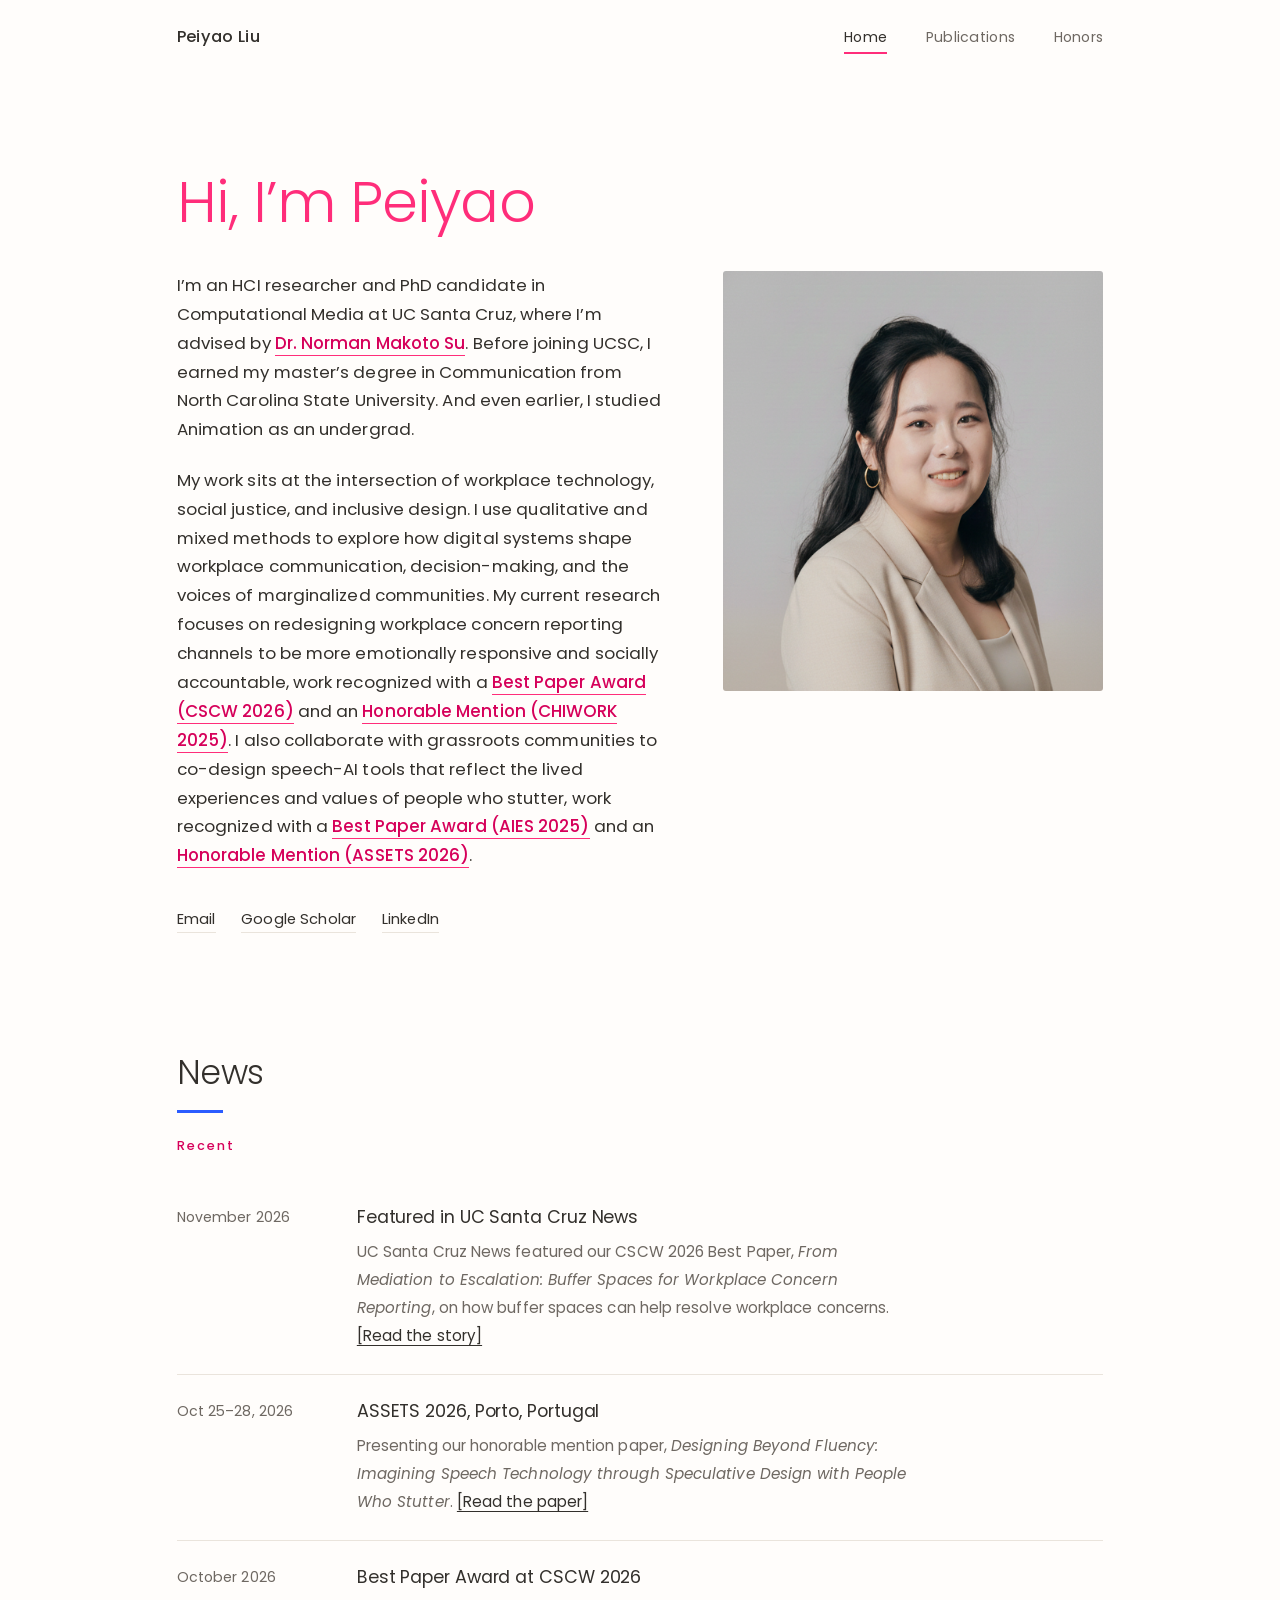
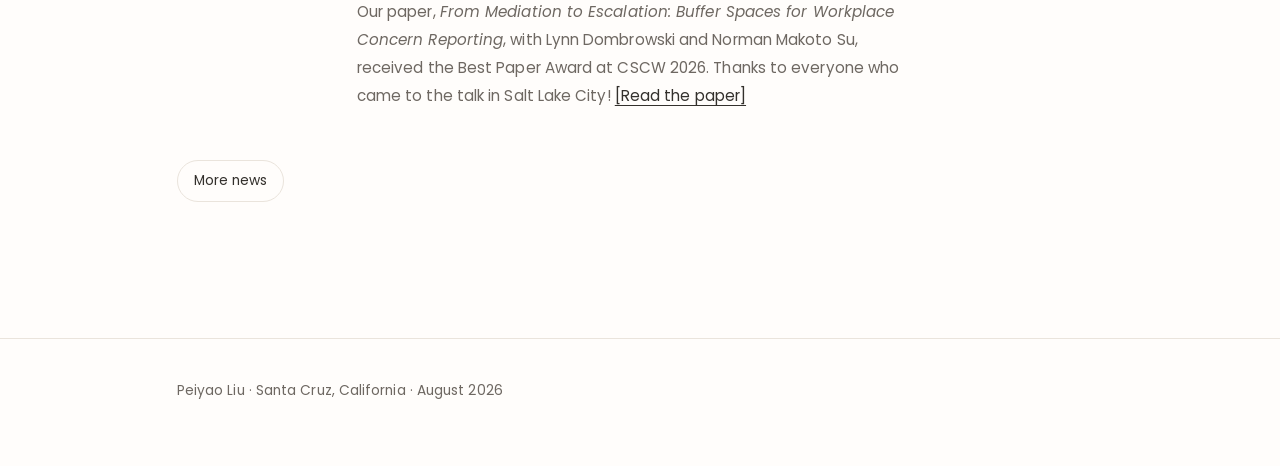
<file: index.html>
<!doctype html>
<html lang="en">
<head>
<meta charset="utf-8">
<meta name="viewport" content="width=device-width, initial-scale=1">
<meta name="google-site-verification" content="OqQ3rB3EQa7Wdlz7HhYcIjHbRoKOcYpCDoKTre46e4U" />
<title>Peiyao Liu | PhD Candidate in Computational Media, UC Santa Cruz</title>
<meta name="description" content="Peiyao Liu is a PhD candidate in Computational Media at UC Santa Cruz, researching workplace concern reporting systems and speech AI accessibility for people who stutter.">
<link rel="canonical" href="https://peiyao611.github.io/">
<meta property="og:type" content="website">
<meta property="og:title" content="Peiyao Liu | PhD Candidate in Computational Media, UC Santa Cruz">
<meta property="og:description" content="Peiyao Liu is a PhD candidate in Computational Media at UC Santa Cruz, researching workplace concern reporting systems and speech AI accessibility for people who stutter.">
<meta property="og:url" content="https://peiyao611.github.io/">
<meta name="twitter:card" content="summary">
<link rel="preconnect" href="https://fonts.googleapis.com">
<link rel="preconnect" href="https://fonts.gstatic.com" crossorigin>
<link href="https://fonts.googleapis.com/css2?family=Poppins:ital,wght@0,300;0,400;0,500;0,600;1,400;1,600&display=swap" rel="stylesheet">
<link rel="stylesheet" href="assets/style.css">
<script type="application/ld+json">
{
  "@context": "https://schema.org",
  "@type": "Person",
  "name": "Peiyao Liu",
  "url": "https://peiyao611.github.io/",
  "jobTitle": "PhD Candidate",
  "affiliation": { "@type": "CollegeOrUniversity", "name": "University of California, Santa Cruz" },
  "knowsAbout": ["Human-Computer Interaction", "Future of work", "AI ethics", "Social media and social justice"],
  "sameAs": [
    "https://scholar.google.com/citations?user=ZYNm7hAAAAAJ&amp;hl=en",
    "https://orcid.org/0000-0001-8702-888X",
    "https://peiyaoliu.sites.ucsc.edu",
    "https://github.com/peiyao611",
    "https://www.linkedin.com/in/peiyaoliu"
  ]
}
</script>
</head>

<body>
<a class="skip-link" href="#main">Skip to content</a>
<header class="topbar">
  <div class="shell topbar__inner">
    <a class="wordmark" href="index.html">Peiyao Liu</a>
    <nav class="nav" aria-label="Main">
      <a href="index.html" aria-current="page">Home</a>
      <a href="publications.html">Publications</a>
      <a href="honors.html">Honors</a>
    </nav>
  </div>
</header>

<main id="main">

<section class="hero">
    <div class="shell">
      <h1 class="pink">Hi, I&rsquo;m Peiyao</h1>
      <div style="display:flex;flex-wrap:wrap;gap:3.5rem;align-items:flex-start">
        <div style="flex:1 1 360px;min-width:0">
          <p style="max-width:none">I&rsquo;m an HCI researcher and PhD candidate in Computational Media at UC Santa Cruz, where I&rsquo;m advised by <a href="https://users.soe.ucsc.edu/~normsu/" target="_blank" rel="noopener" style="color:var(--pink-deep);font-weight:500;text-decoration:none;border-bottom:1.5px solid var(--pink)">Dr. Norman Makoto Su</a>. Before joining UCSC, I earned my master&rsquo;s degree in Communication from North Carolina State University. And even earlier, I studied Animation as an undergrad.</p>
          <p style="max-width:none">My work sits at the intersection of workplace technology, social justice, and inclusive design. I use qualitative and mixed methods to explore how digital systems shape workplace communication, decision-making, and the voices of marginalized communities. My current research focuses on redesigning workplace concern reporting channels to be more emotionally responsive and socially accountable, work recognized with a <a href="https://dl.acm.org/doi/pdf/10.1145/3816937" target="_blank" rel="noopener" style="color:var(--pink-deep);font-weight:500;text-decoration:none;border-bottom:1.5px solid var(--pink)">Best Paper Award (CSCW 2026)</a> and an <a href="https://dl.acm.org/doi/pdf/10.1145/3729176.3729188" target="_blank" rel="noopener" style="color:var(--pink-deep);font-weight:500;text-decoration:none;border-bottom:1.5px solid var(--pink)">Honorable Mention (CHIWORK 2025)</a>. I also collaborate with grassroots communities to co-design speech-AI tools that reflect the lived experiences and values of people who stutter, work recognized with a <a href="https://ojs.aaai.org/index.php/AIES/article/view/36654/38792" target="_blank" rel="noopener" style="color:var(--pink-deep);font-weight:500;text-decoration:none;border-bottom:1.5px solid var(--pink)">Best Paper Award (AIES 2025)</a> and an <a href="https://dl.acm.org/doi/pdf/10.1145/3797867.3828991" target="_blank" rel="noopener" style="color:var(--pink-deep);font-weight:500;text-decoration:none;border-bottom:1.5px solid var(--pink)">Honorable Mention (ASSETS 2026)</a>.</p>
          <ul class="linkrow">
            <li><a href="mailto:pliu62@ucsc.edu">Email</a></li>
            <li><a href="https://scholar.google.com/citations?user=ZYNm7hAAAAAJ&amp;hl=en" rel="me">Google Scholar</a></li>
            <li><a href="https://www.linkedin.com/in/peiyaoliu" rel="me">LinkedIn</a></li>
          </ul>
        </div>
        <div style="flex:0 1 380px;min-width:250px">
          <img src="assets/images/portrait.png" alt="Portrait of Peiyao Liu" style="width:100%;border-radius:3px" onerror="this.remove()">
        </div>
      </div>
    </div>
  </section>

<section class="section">
    <div class="shell">
      <h2>News</h2>
      <hr class="dash dash--blue">

      <p class="cite__year cite__year--first" id="news-upcoming-label">Upcoming</p>
      <ul class="entries" id="news-upcoming">
        <li class="entry entry--plain reveal" data-date="2026-10-28">
          <div class="entry__meta">Oct 25&ndash;28, 2026</div>
          <div>
            <h3 class="entry__title">ASSETS 2026, Porto, Portugal</h3>
            <p class="entry__body">Presenting our honorable mention paper, <em>Designing Beyond Fluency: Imagining Speech Technology through Speculative Design with People Who Stutter</em>. <a href="https://dl.acm.org/doi/pdf/10.1145/3797867.3828991" target="_blank" rel="noopener">[Read the paper]</a></p>
          </div>
        </li>
      </ul>

      <p class="cite__year" id="news-recent-label">Recent</p>
      <ul class="entries" id="news-recent">
        <li class="entry entry--plain reveal" data-date="2026-11-16">
          <div class="entry__meta">November 2026</div>
          <div>
            <h3 class="entry__title">Featured in UC Santa Cruz News</h3>
            <p class="entry__body">UC Santa Cruz News featured our CSCW 2026 Best Paper, <em>From Mediation to Escalation: Buffer Spaces for Workplace Concern Reporting</em>, on how buffer spaces can help resolve workplace concerns. <a href="https://news.ucsc.edu/2026/11/buffer-spaces-may-help-resolve-workplace-concerns/" target="_blank" rel="noopener">[Read the story]</a></p>
          </div>
        </li>
        <li class="entry entry--plain reveal" data-date="2026-10-14">
          <div class="entry__meta">October 2026</div>
          <div>
            <h3 class="entry__title">Best Paper Award at CSCW 2026</h3>
            <p class="entry__body">Our paper, <em>From Mediation to Escalation: Buffer Spaces for Workplace Concern Reporting</em>, with Lynn Dombrowski and Norman Makoto Su, received the Best Paper Award at CSCW 2026. Thanks to everyone who came to the talk in Salt Lake City! <a href="https://dl.acm.org/doi/pdf/10.1145/3816937" target="_blank" rel="noopener">[Read the paper]</a></p>
          </div>
        </li>
        <li class="entry entry--plain reveal" data-date="2026-05-31">
          <div class="entry__meta">May 2026</div>
          <div>
            <h3 class="entry__title">Advanced to PhD candidacy</h3>
            <p class="entry__body">I passed my qualifying exam and advanced to candidacy in Computational Media at UC Santa Cruz. On to the dissertation.</p>
          </div>
        </li>
        <li class="entry entry--plain reveal" data-date="2025-06-30">
          <div class="entry__meta">June 2025</div>
          <div>
            <h3 class="entry__title">Honorable Mention at CHIWORK 2025</h3>
            <p class="entry__body">Our honorable mention work, <em>Emotional Re-Victimization in the Workplace: The Burden of Concern Reporting Systems</em>, co-authored with Norman, has been accepted to CHIWORK 2025. See you in Amsterdam! <a href="https://dl.acm.org/doi/pdf/10.1145/3729176.3729188" target="_blank" rel="noopener">[Read the paper]</a></p>
          </div>
        </li>
        <li class="entry entry--plain reveal" data-date="2025-10-31">
          <div class="entry__meta">October 2025</div>
          <div>
            <h3 class="entry__title">Best Paper Award at AIES 2025</h3>
            <p class="entry__body">Our paper, <em>Govern With, Not For: Understanding the Stuttering Community&rsquo;s Preferences and Goals for Speech AI Data Governance in the US and China</em>, with Jingjin Li, Rebecca Lietz, Ningjing Tang, Norman Makoto Su, and Shaomei Wu, received the Best Paper Award at AIES 2025. <a href="https://ojs.aaai.org/index.php/AIES/article/view/36654/38792" target="_blank" rel="noopener">[Read the paper]</a></p>
          </div>
        </li>
      </ul>
    </div>
  </section>

<footer class="footer">
  <div class="shell">
    <p>Peiyao Liu &middot; Santa Cruz, California &middot; August 2026</p>
  </div>
</footer>

<script src="assets/main.js"></script>
</body>
</html>
</file>
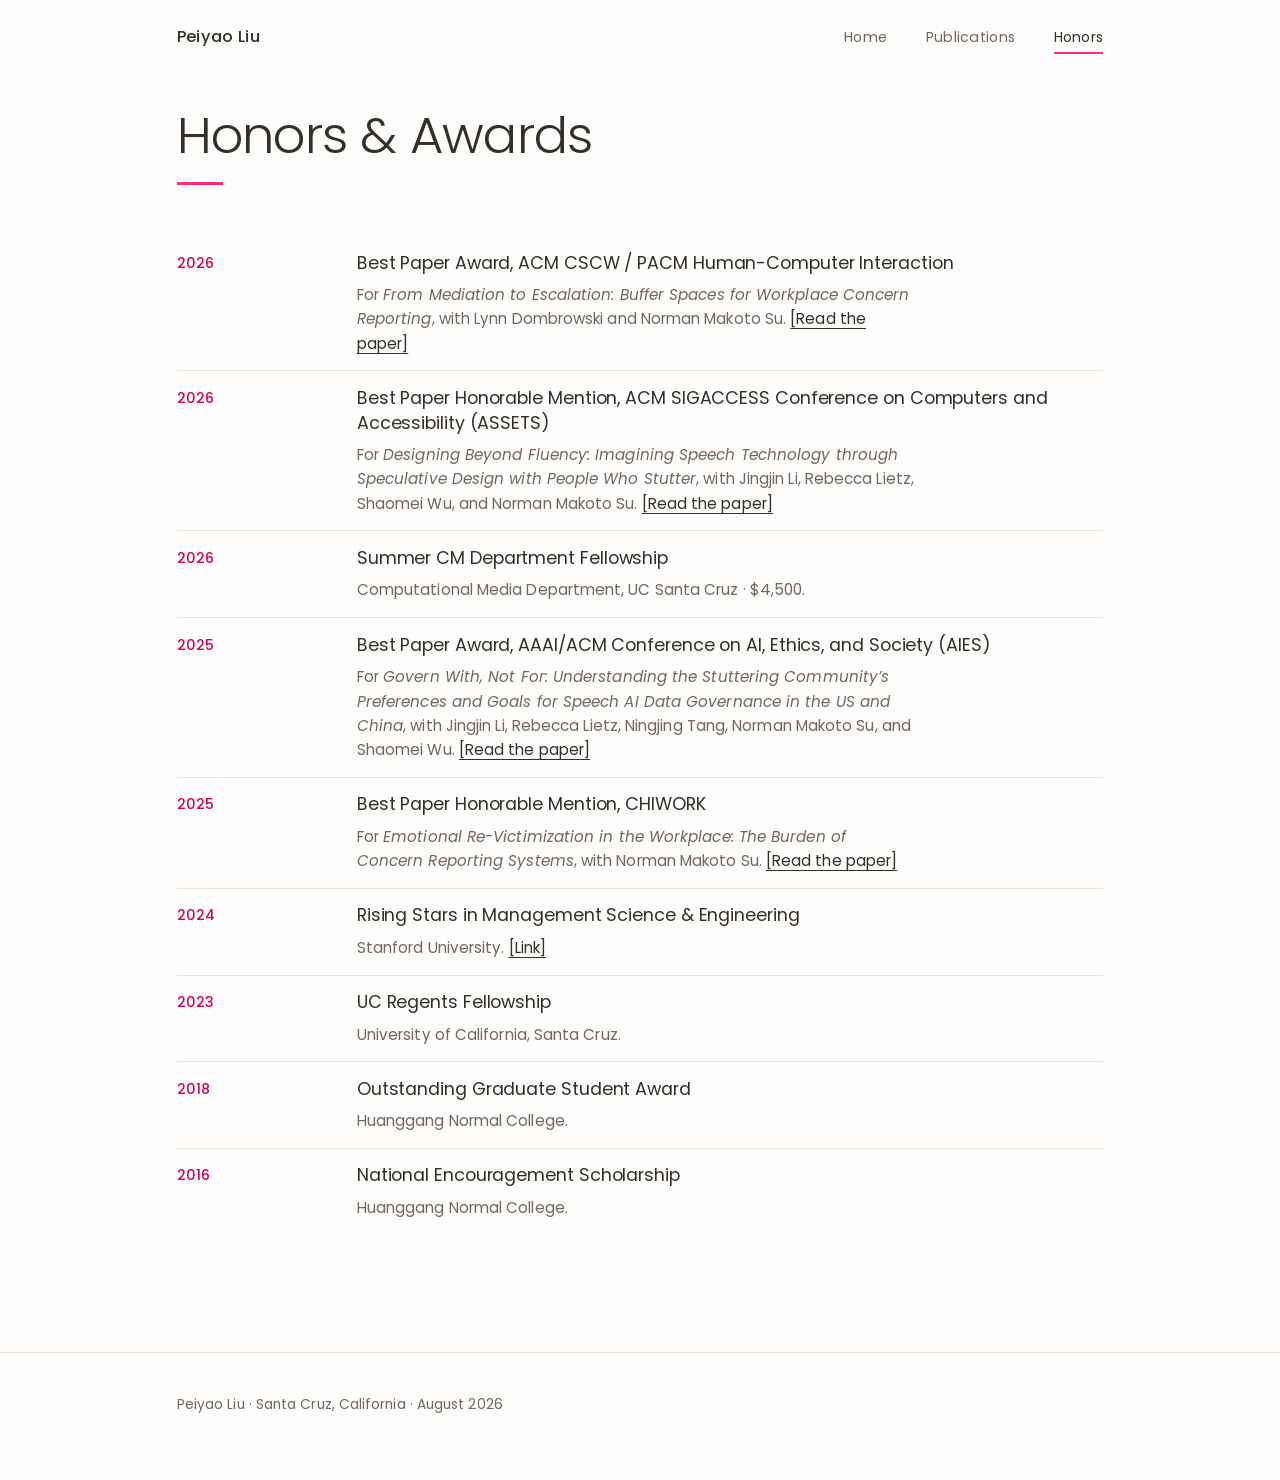
<file: honors.html>
<!doctype html>
<html lang="en">
<head>
<meta charset="utf-8">
<meta name="viewport" content="width=device-width, initial-scale=1">
<title>Honors &amp; Awards | Peiyao Liu</title>
<meta name="description" content="Honors, awards, and fellowships received by Peiyao Liu, PhD candidate in Computational Media at UC Santa Cruz.">
<link rel="canonical" href="https://peiyao611.github.io/honors.html">
<meta property="og:type" content="article">
<meta property="og:title" content="Honors &amp; Awards | Peiyao Liu">
<meta property="og:description" content="Honors, awards, and fellowships received by Peiyao Liu.">
<meta property="og:url" content="https://peiyao611.github.io/honors.html">
<meta name="twitter:card" content="summary">
<link rel="preconnect" href="https://fonts.googleapis.com">
<link rel="preconnect" href="https://fonts.gstatic.com" crossorigin>
<link href="https://fonts.googleapis.com/css2?family=Poppins:ital,wght@0,300;0,400;0,500;0,600;1,400;1,600&display=swap" rel="stylesheet">
<link rel="stylesheet" href="assets/style.css">
</head>

<body id="page-honors">
<a class="skip-link" href="#main">Skip to content</a>
<header class="topbar">
  <div class="shell topbar__inner">
    <a class="wordmark" href="index.html">Peiyao Liu</a>
    <nav class="nav" aria-label="Main">
      <a href="index.html">Home</a>
      <a href="publications.html">Publications</a>
      <a href="honors.html" aria-current="page">Honors</a>
    </nav>
  </div>
</header>

<main id="main">

  <section class="section section--first">
    <div class="shell">
      <h1>Honors &amp; Awards</h1>
      <hr class="dash">
    </div>
  </section>

  <section class="section section--tight">
    <div class="shell">
      <ul class="entries">
        <li class="entry entry--plain entry--award reveal">
          <div class="entry__meta">2026</div>
          <div>
            <h3 class="entry__title">Best Paper Award, ACM CSCW / PACM Human-Computer Interaction</h3>
            <p class="entry__body">For <em>From Mediation to Escalation: Buffer Spaces for Workplace Concern Reporting</em>, with Lynn Dombrowski and Norman Makoto Su. <a href="https://dl.acm.org/doi/pdf/10.1145/3816937" target="_blank" rel="noopener">[Read the paper]</a></p>
          </div>
        </li>
        <li class="entry entry--plain entry--award reveal">
          <div class="entry__meta">2026</div>
          <div>
            <h3 class="entry__title">Best Paper Honorable Mention, ACM SIGACCESS Conference on Computers and Accessibility (ASSETS)</h3>
            <p class="entry__body">For <em>Designing Beyond Fluency: Imagining Speech Technology through Speculative Design with People Who Stutter</em>, with Jingjin Li, Rebecca Lietz, Shaomei Wu, and Norman Makoto Su. <a href="https://dl.acm.org/doi/pdf/10.1145/3797867.3828991" target="_blank" rel="noopener">[Read the paper]</a></p>
          </div>
        </li>
        <li class="entry entry--plain entry--award reveal">
          <div class="entry__meta">2026</div>
          <div>
            <h3 class="entry__title">Summer CM Department Fellowship</h3>
            <p class="entry__body">Computational Media Department, UC Santa Cruz &middot; $4,500.</p>
          </div>
        </li>
        <li class="entry entry--plain entry--award reveal">
          <div class="entry__meta">2025</div>
          <div>
            <h3 class="entry__title">Best Paper Award, AAAI/ACM Conference on AI, Ethics, and Society (AIES)</h3>
            <p class="entry__body">For <em>Govern With, Not For: Understanding the Stuttering Community&rsquo;s Preferences and Goals for Speech AI Data Governance in the US and China</em>, with Jingjin Li, Rebecca Lietz, Ningjing Tang, Norman Makoto Su, and Shaomei Wu. <a href="https://ojs.aaai.org/index.php/AIES/article/view/36654/38792" target="_blank" rel="noopener">[Read the paper]</a></p>
          </div>
        </li>
        <li class="entry entry--plain entry--award reveal">
          <div class="entry__meta">2025</div>
          <div>
            <h3 class="entry__title">Best Paper Honorable Mention, CHIWORK</h3>
            <p class="entry__body">For <em>Emotional Re-Victimization in the Workplace: The Burden of Concern Reporting Systems</em>, with Norman Makoto Su. <a href="https://dl.acm.org/doi/pdf/10.1145/3729176.3729188" target="_blank" rel="noopener">[Read the paper]</a></p>
          </div>
        </li>
        <li class="entry entry--plain entry--award reveal">
          <div class="entry__meta">2024</div>
          <div>
            <h3 class="entry__title">Rising Stars in Management Science &amp; Engineering</h3>
            <p class="entry__body">Stanford University. <a href="https://msandepro.stanford.edu/events/rising-stars/2024-rising-stars" target="_blank" rel="noopener">[Link]</a></p>
          </div>
        </li>
        <li class="entry entry--plain entry--award reveal">
          <div class="entry__meta">2023</div>
          <div>
            <h3 class="entry__title">UC Regents Fellowship</h3>
            <p class="entry__body">University of California, Santa Cruz.</p>
          </div>
        </li>
        <li class="entry entry--plain entry--award reveal">
          <div class="entry__meta">2018</div>
          <div>
            <h3 class="entry__title">Outstanding Graduate Student Award</h3>
            <p class="entry__body">Huanggang Normal College.</p>
          </div>
        </li>
        <li class="entry entry--plain entry--award reveal">
          <div class="entry__meta">2016</div>
          <div>
            <h3 class="entry__title">National Encouragement Scholarship</h3>
            <p class="entry__body">Huanggang Normal College.</p>
          </div>
        </li>
      </ul>
    </div>
  </section>
</main>

<footer class="footer">
  <div class="shell">
    <p>Peiyao Liu &middot; Santa Cruz, California &middot; August 2026</p>
  </div>
</footer>

<script src="assets/main.js"></script>
</body>
</html>
</file>
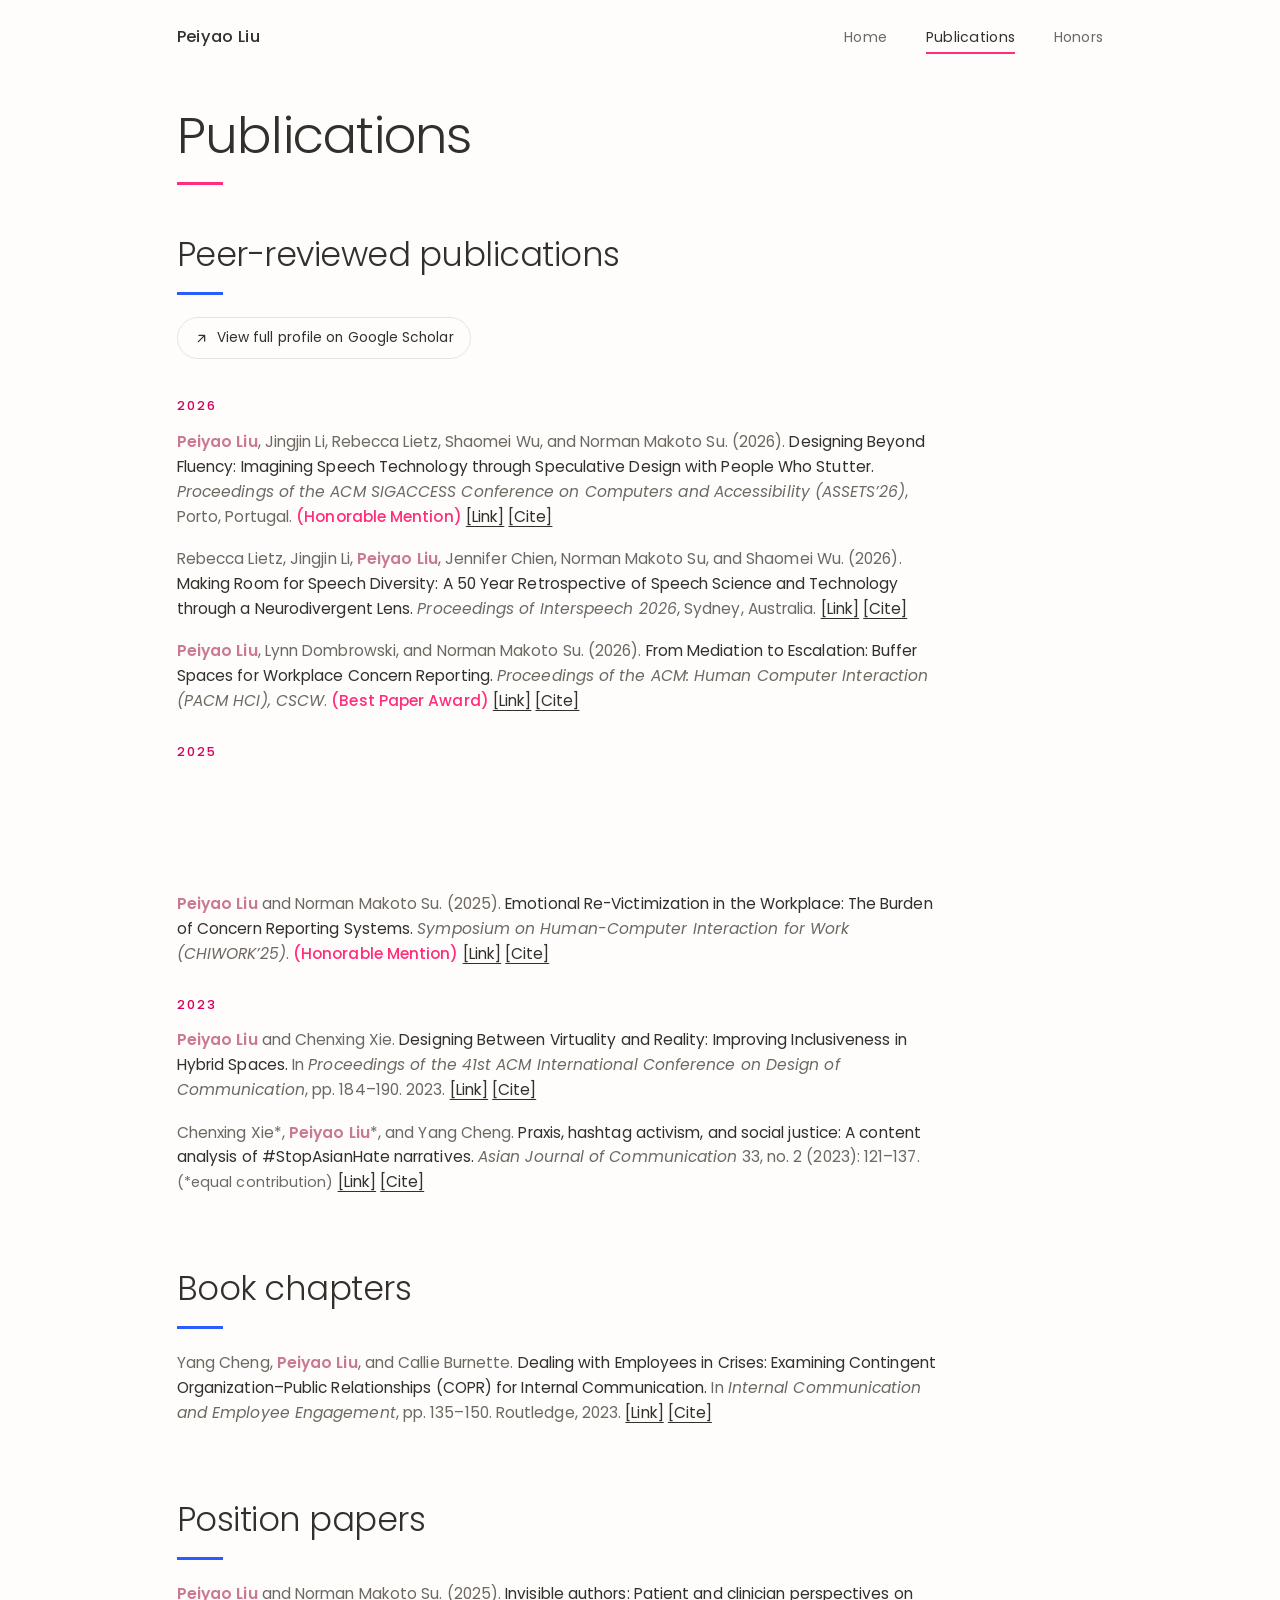
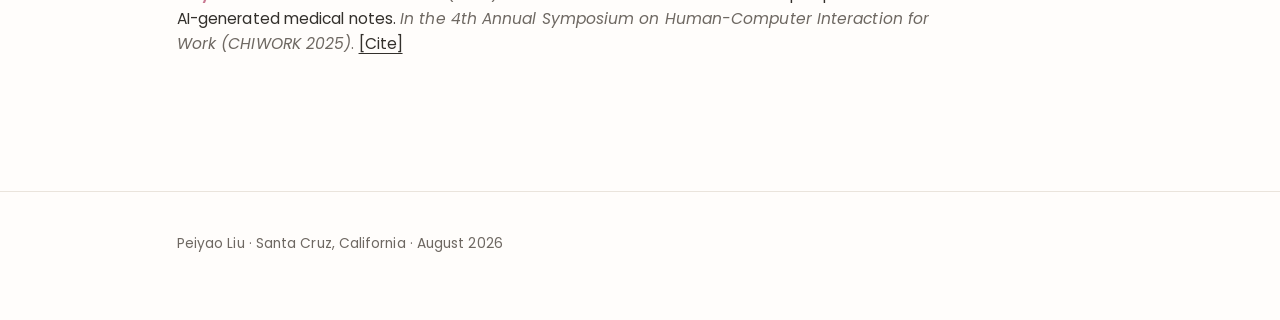
<file: publications.html>
<!doctype html>
<html lang="en">
<head>
<meta charset="utf-8">
<meta name="viewport" content="width=device-width, initial-scale=1">
<title>Publications | Peiyao Liu</title>
<meta name="description" content="Peer-reviewed publications and position papers by Peiyao Liu on speech AI, workplace concern reporting, hashtag activism, and inclusive design.">
<link rel="canonical" href="https://peiyao611.github.io/publications.html">
<meta property="og:type" content="article">
<meta property="og:title" content="Publications | Peiyao Liu">
<meta property="og:description" content="Peer-reviewed publications and position papers by Peiyao Liu.">
<meta property="og:url" content="https://peiyao611.github.io/publications.html">
<meta name="twitter:card" content="summary">
<link rel="preconnect" href="https://fonts.googleapis.com">
<link rel="preconnect" href="https://fonts.gstatic.com" crossorigin>
<link href="https://fonts.googleapis.com/css2?family=Poppins:ital,wght@0,300;0,400;0,500;0,600;1,400;1,600&display=swap" rel="stylesheet">
<link rel="stylesheet" href="assets/style.css">
</head>

<body id="page-publications">
<a class="skip-link" href="#main">Skip to content</a>
<header class="topbar">
  <div class="shell topbar__inner">
    <a class="wordmark" href="index.html">Peiyao Liu</a>
    <nav class="nav" aria-label="Main">
      <a href="index.html">Home</a>
      <a href="publications.html" aria-current="page">Publications</a>
      <a href="honors.html">Honors</a>
    </nav>
  </div>
</header>

<main id="main">

  <section class="section section--first">
    <div class="shell">
      <h1>Publications</h1>
      <hr class="dash">
    </div>
  </section>

  <section class="section section--tight">
    <div class="shell">
      <h2>Peer-reviewed publications</h2>
      <hr class="dash dash--blue">

      <a class="scholar-btn" href="https://scholar.google.com/citations?user=ZYNm7hAAAAAJ&amp;hl=en" target="_blank" rel="noopener me">
        <svg width="15" height="15" viewBox="0 0 24 24" fill="none" stroke="currentColor" stroke-width="2" stroke-linecap="round" stroke-linejoin="round" aria-hidden="true"><path d="M7 17 17 7M17 7H8M17 7v9"/></svg>
        View full profile on Google Scholar
      </a>

      <h3 class="cite__year cite__year--first">2026</h3>
      <ul class="cite-list">
        <li class="cite reveal">
          <p><strong>Peiyao Liu</strong>, Jingjin Li, Rebecca Lietz, Shaomei Wu, and Norman Makoto Su. (2026). <span class="cite__title">Designing Beyond Fluency: Imagining Speech Technology through Speculative Design with People Who Stutter.</span> <em>Proceedings of the ACM SIGACCESS Conference on Computers and Accessibility (ASSETS&rsquo;26)</em>, Porto, Portugal. <span class="cite__award">(Honorable Mention)</span> <a href="https://dl.acm.org/doi/pdf/10.1145/3797867.3828991" target="_blank" rel="noopener">[Link]</a> <button class="cite-btn" type="button" aria-live="polite">[Cite]</button></p>
          <script type="application/x-bibtex">
@inproceedings{liu2026designing,
  author    = {Liu, Peiyao and Li, Jingjin and Lietz, Rebecca and Wu, Shaomei and Su, Norman Makoto},
  title     = {Designing Beyond Fluency: Imagining Speech Technology through Speculative Design with People Who Stutter},
  booktitle = {Proceedings of the ACM SIGACCESS Conference on Computers and Accessibility (ASSETS'26)},
  year      = {2026},
  address   = {Porto, Portugal},
  doi       = {10.1145/3797867.3828991},
  url       = {https://dl.acm.org/doi/pdf/10.1145/3797867.3828991},
  note      = {Honorable Mention}
}
          </script>
        </li>
        <li class="cite reveal">
          <p>Rebecca Lietz, Jingjin Li, <strong>Peiyao Liu</strong>, Jennifer Chien, Norman Makoto Su, and Shaomei Wu. (2026). <span class="cite__title">Making Room for Speech Diversity: A 50 Year Retrospective of Speech Science and Technology through a Neurodivergent Lens.</span> <em>Proceedings of Interspeech 2026</em>, Sydney, Australia. <a href="https://aux.engineering.ucsc.edu/publications/Lietz_Li_Liu_Chien_Su_Wu-SpeechDiversity50Years-Interspeech26.pdf" target="_blank" rel="noopener">[Link]</a> <button class="cite-btn" type="button" aria-live="polite">[Cite]</button></p>
          <script type="application/x-bibtex">
@inproceedings{lietz2026making,
  author    = {Lietz, Rebecca and Li, Jingjin and Liu, Peiyao and Chien, Jennifer and Su, Norman Makoto and Wu, Shaomei},
  title     = {Making Room for Speech Diversity: A 50 Year Retrospective of Speech Science and Technology through a Neurodivergent Lens},
  booktitle = {Proceedings of Interspeech 2026},
  year      = {2026},
  address   = {Sydney, Australia},
  url       = {https://aux.engineering.ucsc.edu/publications/Lietz_Li_Liu_Chien_Su_Wu-SpeechDiversity50Years-Interspeech26.pdf}
}
          </script>
        </li>
        <li class="cite reveal">
          <p><strong>Peiyao Liu</strong>, Lynn Dombrowski, and Norman Makoto Su. (2026). <span class="cite__title">From Mediation to Escalation: Buffer Spaces for Workplace Concern Reporting.</span> <em>Proceedings of the ACM: Human Computer Interaction (PACM HCI), CSCW</em>. <span class="cite__award">(Best Paper Award)</span> <a href="https://dl.acm.org/doi/pdf/10.1145/3816937" target="_blank" rel="noopener">[Link]</a> <button class="cite-btn" type="button" aria-live="polite">[Cite]</button></p>
          <script type="application/x-bibtex">
@article{liu2026mediation,
  author  = {Liu, Peiyao and Dombrowski, Lynn and Su, Norman Makoto},
  title   = {From Mediation to Escalation: Buffer Spaces for Workplace Concern Reporting},
  journal = {Proceedings of the ACM on Human-Computer Interaction (PACM HCI), CSCW},
  year    = {2026},
  doi     = {10.1145/3816937},
  url     = {https://dl.acm.org/doi/pdf/10.1145/3816937},
  note    = {Best Paper Award}
}
          </script>
        </li>
      </ul>

      <h3 class="cite__year">2025</h3>
      <ul class="cite-list">
        <li class="cite reveal">
          <p>Jingjin Li, <strong>Peiyao Liu</strong>, Rebecca Lietz, Ningjing Tang, Norman Makoto Su, and Shaomei Wu. (2025). <span class="cite__title">Govern With, Not For: Understanding the Stuttering Community&rsquo;s Preferences and Goals for Speech AI Data Governance in the US and China.</span> <em>Proceedings of AAAI/ACM Conference on AI, Ethics, and Society (AIES-2025)</em>. <span class="cite__award">(Best Paper Award)</span> <a href="https://ojs.aaai.org/index.php/AIES/article/view/36654/38792" target="_blank" rel="noopener">[Link]</a> <button class="cite-btn" type="button" aria-live="polite">[Cite]</button></p>
          <script type="application/x-bibtex">
@inproceedings{li2025govern,
  author    = {Li, Jingjin and Liu, Peiyao and Lietz, Rebecca and Tang, Ningjing and Su, Norman Makoto and Wu, Shaomei},
  title     = {Govern With, Not For: Understanding the Stuttering Community's Preferences and Goals for Speech AI Data Governance in the US and China},
  booktitle = {Proceedings of the AAAI/ACM Conference on AI, Ethics, and Society (AIES-2025)},
  year      = {2025},
  url       = {https://ojs.aaai.org/index.php/AIES/article/view/36654/38792},
  note      = {Best Paper Award}
}
          </script>
        </li>
        <li class="cite reveal">
          <p><strong>Peiyao Liu</strong> and Norman Makoto Su. (2025). <span class="cite__title">Emotional Re-Victimization in the Workplace: The Burden of Concern Reporting Systems.</span> <em>Symposium on Human-Computer Interaction for Work (CHIWORK&rsquo;25)</em>. <span class="cite__award">(Honorable Mention)</span> <a href="https://dl.acm.org/doi/pdf/10.1145/3729176.3729188" target="_blank" rel="noopener">[Link]</a> <button class="cite-btn" type="button" aria-live="polite">[Cite]</button></p>
          <script type="application/x-bibtex">
@inproceedings{liu2025emotional,
  author    = {Liu, Peiyao and Su, Norman Makoto},
  title     = {Emotional Re-Victimization in the Workplace: The Burden of Concern Reporting Systems},
  booktitle = {Symposium on Human-Computer Interaction for Work (CHIWORK'25)},
  year      = {2025},
  doi       = {10.1145/3729176.3729188},
  url       = {https://dl.acm.org/doi/pdf/10.1145/3729176.3729188},
  note      = {Honorable Mention}
}
          </script>
        </li>
      </ul>

      <h3 class="cite__year">2023</h3>
      <ul class="cite-list">
        <li class="cite reveal">
          <p><strong>Peiyao Liu</strong> and Chenxing Xie. <span class="cite__title">Designing Between Virtuality and Reality: Improving Inclusiveness in Hybrid Spaces.</span> In <em>Proceedings of the 41st ACM International Conference on Design of Communication</em>, pp. 184&ndash;190. 2023. <a href="https://dl.acm.org/doi/pdf/10.1145/3615335.3623033" target="_blank" rel="noopener">[Link]</a> <button class="cite-btn" type="button" aria-live="polite">[Cite]</button></p>
          <script type="application/x-bibtex">
@inproceedings{liu2023designing,
  author    = {Liu, Peiyao and Xie, Chenxing},
  title     = {Designing Between Virtuality and Reality: Improving Inclusiveness in Hybrid Spaces},
  booktitle = {Proceedings of the 41st ACM International Conference on Design of Communication},
  pages     = {184--190},
  year      = {2023},
  doi       = {10.1145/3615335.3623033},
  url       = {https://dl.acm.org/doi/pdf/10.1145/3615335.3623033}
}
          </script>
        </li>
        <li class="cite reveal">
          <p>Chenxing Xie*, <strong>Peiyao Liu</strong>*, and Yang Cheng. <span class="cite__title">Praxis, hashtag activism, and social justice: A content analysis of #StopAsianHate narratives.</span> <em>Asian Journal of Communication</em> 33, no. 2 (2023): 121&ndash;137. <span class="cite__note">(*equal contribution)</span> <a href="https://www.tandfonline.com/doi/full/10.1080/01292986.2023.2180529" target="_blank" rel="noopener">[Link]</a> <button class="cite-btn" type="button" aria-live="polite">[Cite]</button></p>
          <script type="application/x-bibtex">
@article{xie2023praxis,
  author  = {Xie, Chenxing and Liu, Peiyao and Cheng, Yang},
  title   = {Praxis, hashtag activism, and social justice: A content analysis of \#StopAsianHate narratives},
  journal = {Asian Journal of Communication},
  volume  = {33},
  number  = {2},
  pages   = {121--137},
  year    = {2023},
  doi     = {10.1080/01292986.2023.2180529},
  url     = {https://www.tandfonline.com/doi/full/10.1080/01292986.2023.2180529},
  note    = {Equal contribution}
}
          </script>
        </li>
      </ul>
    </div>
  </section>

  <section class="section section--tight">
    <div class="shell">
      <h2>Book chapters</h2>
      <hr class="dash dash--blue">
      <ul class="cite-list">
        <li class="cite reveal">
          <p>Yang Cheng, <strong>Peiyao Liu</strong>, and Callie Burnette. <span class="cite__title">Dealing with Employees in Crises: Examining Contingent Organization&ndash;Public Relationships (COPR) for Internal Communication.</span> In <em>Internal Communication and Employee Engagement</em>, pp. 135&ndash;150. Routledge, 2023. <a href="https://www.taylorfrancis.com/chapters/edit/10.4324/9781003195580-12/dealing-employees-crises-examining-contingent-organization%E2%80%93public-relationships-copr-internal-communication-yang-cheng-peiyao-liu-callie-burnette" target="_blank" rel="noopener">[Link]</a> <button class="cite-btn" type="button" aria-live="polite">[Cite]</button></p>
          <script type="application/x-bibtex">
@incollection{cheng2023dealing,
  author    = {Cheng, Yang and Liu, Peiyao and Burnette, Callie},
  title     = {Dealing with Employees in Crises: Examining Contingent Organization--Public Relationships (COPR) for Internal Communication},
  booktitle = {Internal Communication and Employee Engagement},
  pages     = {135--150},
  publisher = {Routledge},
  year      = {2023},
  url       = {https://www.taylorfrancis.com/chapters/edit/10.4324/9781003195580-12/dealing-employees-crises-examining-contingent-organization-public-relationships-copr-internal-communication-yang-cheng-peiyao-liu-callie-burnette}
}
          </script>
        </li>
      </ul>
    </div>
  </section>

  <section class="section section--tight">
    <div class="shell">
      <h2>Position papers</h2>
      <hr class="dash dash--blue">
      <ul class="cite-list">
        <li class="cite reveal">
          <p><strong>Peiyao Liu</strong> and Norman Makoto Su. (2025). <span class="cite__title">Invisible authors: Patient and clinician perspectives on AI-generated medical notes.</span> <em>In the 4th Annual Symposium on Human-Computer Interaction for Work (CHIWORK 2025)</em>. <button class="cite-btn" type="button" aria-live="polite">[Cite]</button></p>
          <script type="application/x-bibtex">
@inproceedings{liu2025invisible,
  author    = {Liu, Peiyao and Su, Norman Makoto},
  title     = {Invisible Authors: Patient and Clinician Perspectives on AI-Generated Medical Notes},
  booktitle = {4th Annual Symposium on Human-Computer Interaction for Work (CHIWORK 2025)},
  year      = {2025},
  note      = {Position paper}
}
          </script>
        </li>
      </ul>
    </div>
  </section>
</main>

<footer class="footer">
  <div class="shell">
    <p>Peiyao Liu &middot; Santa Cruz, California &middot; August 2026</p>
  </div>
</footer>

<script src="assets/main.js"></script>
<script src="assets/cite.js"></script>
</body>
</html>
</file>
<file: assets/style.css>
/* =========================================================
   Personal site stylesheet
   Palette and fonts live in the :root block below.
   ========================================================= */

:root {
  --paper:      #FFFDFB;
  --surface:    #FFFFFF;
  --ink:        #33302C;
  --ink-soft:   #6E6862;
  --rule:       #EAE4DC;

  --pink:       #FF2D7A;
  --pink-deep:  #D6005A;
  --blue:       #2B5CFF;
  --blue-deep:  #1B3FD1;

  --font: "Poppins", system-ui, -apple-system, sans-serif;

  --measure: 62ch;
  --gutter: clamp(1.5rem, 6vw, 5.5rem);
  --shell: 1080px;
}

*, *::before, *::after { box-sizing: border-box; }

html { scroll-behavior: smooth; }

body {
  margin: 0;
  background: var(--paper);
  color: var(--ink);
  font-family: var(--font);
  font-weight: 400;
  font-size: 1.02rem;
  line-height: 1.72;
  letter-spacing: 0.005em;
  -webkit-font-smoothing: antialiased;
}

::selection { background: var(--pink); color: #fff; }

img { max-width: 100%; display: block; }

a { color: var(--ink); text-decoration-thickness: 1px; text-underline-offset: 4px; transition: color 0.2s ease; }
a:hover { color: var(--pink-deep); }

:focus-visible { outline: 2px solid var(--pink); outline-offset: 4px; border-radius: 2px; }

.shell { width: 100%; max-width: var(--shell); margin-inline: auto; padding-inline: var(--gutter); }

.skip-link { position: absolute; left: -9999px; background: var(--ink); color: #fff; padding: 0.6rem 1rem; z-index: 99; }
.skip-link:focus { left: 1rem; top: 1rem; }

/* ---------- top bar ---------- */

.topbar {
  position: sticky; top: 0; z-index: 50;
  background: rgba(255, 253, 251, 0.92);
  backdrop-filter: blur(10px);
}

.topbar__inner {
  display: flex; align-items: center; justify-content: space-between;
  gap: 1.5rem; min-height: 74px;
}

.wordmark {
  font-size: 1.02rem;
  font-weight: 500;
  letter-spacing: 0.02em;
  color: var(--ink);
  text-decoration: none;
}
.wordmark:hover { color: var(--pink-deep); }

.nav { display: flex; gap: clamp(1.1rem, 3vw, 2.4rem); }

.nav a {
  font-size: 0.88rem;
  font-weight: 400;
  letter-spacing: 0.02em;
  color: var(--ink-soft);
  text-decoration: none;
  padding: 0.3rem 0;
  position: relative;
}
.nav a::after {
  content: "";
  position: absolute; left: 0; right: 0; bottom: 0;
  height: 2px; background: var(--pink);
  transform: scaleX(0); transform-origin: left;
  transition: transform 0.3s cubic-bezier(0.22, 1, 0.36, 1);
}
.nav a:hover { color: var(--ink); }
.nav a:hover::after, .nav a[aria-current="page"]::after { transform: scaleX(1); }
.nav a[aria-current="page"] { color: var(--ink); }

/* ---------- typography ---------- */

h1, h2, h3 { font-weight: 300; line-height: 1.14; margin: 0 0 1.1rem; letter-spacing: -0.015em; }
h1 { font-size: clamp(2.4rem, 5.5vw, 3.6rem); }
h2 { font-size: clamp(1.55rem, 3vw, 2.1rem); }
h3 { font-size: 1.16rem; font-weight: 500; line-height: 1.45; letter-spacing: 0; margin-bottom: 0.5rem; }

h1.pink { color: var(--pink); }
.hilite { color: var(--pink); }
.hilite--blue { color: var(--blue); }

p { max-width: var(--measure); margin: 0 0 1.35rem; }
.lede { font-size: 1.06rem; color: var(--ink-soft); }
.muted { color: var(--ink-soft); }

/* the short accent dash used under section headings */
.dash { width: 46px; height: 3px; background: var(--pink); border: 0; margin: 0 0 1.4rem; }
.dash--blue { background: var(--blue); }
.dash--right { margin-left: auto; }

/* status flag next to a title, e.g. (Accepted) */
.status { color: var(--pink); font-style: italic; font-weight: 400; font-size: 0.92em; }

/* fill-me-in marker */
.todo { color: var(--pink-deep); }

.section { padding-block: clamp(2rem, 4vw, 3rem); }
.section--tight { padding-block: clamp(1.2rem, 2.5vw, 1.8rem); }
.section--first { padding-top: clamp(1.8rem, 4vw, 2.8rem); }

/* ---------- hero ---------- */

.hero { padding-block: clamp(3rem, 9vw, 6rem) clamp(2rem, 5vw, 3.5rem); }
.hero h1 { margin-bottom: 2.2rem; }
.hero p { font-size: 1.05rem; }
.hero__grid { display: grid; grid-template-columns: minmax(0, 1.55fr) minmax(0, 1fr); gap: clamp(2rem, 5vw, 4.5rem); align-items: start; }
.hero__grid .portrait { max-width: 100%; }
@media (max-width: 760px) { .hero__grid { grid-template-columns: 1fr; } .hero__grid .portrait { max-width: 250px; } }

.linkrow { display: flex; flex-wrap: wrap; gap: 1.6rem; margin-top: 2.2rem; padding: 0; list-style: none; }
.linkrow a {
  font-size: 0.92rem;
  letter-spacing: 0.01em;
  color: var(--ink);
  text-decoration: none;
  padding-bottom: 3px;
  border-bottom: 1.5px solid var(--rule);
  transition: border-color 0.22s ease, color 0.22s ease;
}
.linkrow a:hover { color: var(--pink-deep); border-color: var(--pink); }

/* ---------- research blocks ---------- */

.blocks { display: grid; grid-template-columns: repeat(auto-fit, minmax(250px, 1fr)); gap: clamp(2rem, 4vw, 3.2rem); margin-top: 1rem; }

.block__no {
  font-size: 0.82rem;
  letter-spacing: 0.14em;
  color: var(--pink);
  display: block;
  margin-bottom: 0.9rem;
}
.blocks > div:nth-child(2) .block__no { color: var(--blue); }
.blocks > div:nth-child(3) .block__no { color: var(--ink-soft); }
.blocks p { font-size: 0.97rem; color: var(--ink-soft); margin-bottom: 0; }

/* ---------- publication and news entries ---------- */

.entries { list-style: none; margin: 0; padding: 0; }

.entry {
  display: grid;
  grid-template-columns: 270px minmax(0, 1fr);
  gap: clamp(1.5rem, 4vw, 3rem);
  padding-block: clamp(2rem, 4vw, 3.2rem);
  align-items: start;
}
.entry + .entry { border-top: 1px solid var(--rule); }

.entry__thumb { background: #F4F1EC; border-radius: 3px; overflow: hidden; aspect-ratio: 4 / 3; }
.entry__thumb img { width: 100%; height: 100%; object-fit: cover; }

.entry__title { font-size: 1.3rem; font-weight: 400; line-height: 1.4; letter-spacing: -0.005em; margin: 0 0 0.5rem; }
.entry__authors { font-size: 0.95rem; font-style: italic; color: var(--ink); margin: 0 0 0.7rem; }
.entry__authors strong { font-weight: 600; font-style: italic; }
.entry__body { font-size: 0.95rem; color: var(--ink-soft); margin: 0; line-height: 1.85; }
.entry__links { margin-top: 1rem; display: flex; flex-wrap: wrap; gap: 0.6rem; align-items: baseline; font-size: 0.9rem; }
.entry__venue { color: var(--pink); }

/* text-only entry rows, for news / teaching / service */
.entry--plain { grid-template-columns: 132px minmax(0, 1fr); padding-block: 1.5rem; }
.entry--plain .entry__meta { font-size: 0.88rem; color: var(--ink-soft); }
.entry--plain .entry__title { font-size: 1.1rem; }

/* year-only meta column, colored like the publications year headings */
.entry--award .entry__meta { color: var(--pink-deep); font-weight: 500; }

/* ---------- layout helpers ---------- */

.split { display: grid; grid-template-columns: repeat(auto-fit, minmax(275px, 1fr)); gap: clamp(2rem, 5vw, 4rem); align-items: start; }

.figure { margin: 0; background: #F4F1EC; border-radius: 3px; overflow: hidden; }
.figure img { width: 100%; }
.figure figcaption { font-size: 0.85rem; color: var(--ink-soft); padding: 0.85rem 0.2rem; }

.portrait { max-width: 300px; border-radius: 3px; overflow: hidden; background: #F4F1EC; aspect-ratio: 4 / 5; }
.portrait img { width: 100%; height: 100%; object-fit: cover; }

.callout { border-left: 3px solid var(--pink); padding: 0.2rem 0 0.2rem 1.6rem; }
.callout p:last-child { margin-bottom: 0; }

/* ---------- footer ---------- */

.footer { margin-top: clamp(3rem, 7vw, 5.5rem); padding-block: 2.5rem 4rem; border-top: 1px solid var(--rule); }
.footer p { font-size: 0.86rem; color: var(--ink-soft); margin: 0; }

/* ---------- scroll reveal ---------- */

.reveal { opacity: 0; transform: translateY(18px); }
.reveal.is-visible {
  opacity: 1; transform: none;
  transition: opacity 0.7s ease, transform 0.7s cubic-bezier(0.22, 1, 0.36, 1);
}

@media (prefers-reduced-motion: reduce) {
  html { scroll-behavior: auto; }
  .reveal, .reveal.is-visible { opacity: 1; transform: none; transition: none; }
}

/* ---------- responsive ---------- */

@media (max-width: 760px) {
  body { line-height: 1.68; }
  .entry { grid-template-columns: 1fr; gap: 1.2rem; }
  .entry__thumb { max-width: 320px; }
  .entry--plain { grid-template-columns: 1fr; gap: 0.3rem; }
  .topbar__inner { flex-direction: column; align-items: flex-start; gap: 0.25rem; padding-block: 0.9rem; min-height: 0; }
  .nav { flex-wrap: wrap; }
}

.hero__grid {
  display: grid;
  grid-template-columns: minmax(0, 1.55fr) minmax(0, 1fr);
  gap: clamp(2rem, 5vw, 4.5rem);
  align-items: start;
}
.hero__grid > div:first-child p { max-width: none; }
.hero__grid .portrait { max-width: 100%; }
@media (max-width: 760px) {
  .hero__grid { grid-template-columns: 1fr; }
  .hero__grid .portrait { max-width: 250px; }
}

.cite-list { list-style: none; margin: 0; padding: 0; }
.cite { margin: 0 0 2rem; max-width: 76ch; }
.cite:last-child { margin-bottom: 0; }
.cite p { max-width: none; margin: 0; font-size: 0.97rem; line-height: 1.8; color: var(--ink-soft); }
.cite strong { color: #C97A93; font-weight: 600; }
.cite__title { color: var(--ink); font-weight: 400; }
.cite__year { font-size: 0.8rem; font-weight: 500; letter-spacing: 0.16em; color: var(--pink-deep); margin: 2.8rem 0 1.5rem; }
.cite__year--first { margin-top: 1.4rem; }
.cite__award { color: var(--pink); font-weight: 500; }
.cite__note { font-size: 0.9rem; }

.cite-btn {
  font: inherit;
  font-size: 0.97rem;
  color: var(--ink);
  background: none;
  border: 0;
  padding: 0;
  margin: 0;
  cursor: pointer;
  text-decoration-thickness: 1px;
  text-underline-offset: 4px;
  text-decoration: underline;
  transition: color 0.2s ease;
}
.cite-btn:hover { color: var(--pink-deep); }
.cite-btn.is-copied { color: var(--blue-deep); }

/* ---------- Google Scholar button ---------- */

.scholar-btn {
  display: inline-flex;
  align-items: center;
  gap: 0.5rem;
  font-size: 0.86rem;
  color: var(--ink);
  text-decoration: none;
  padding: 0.5rem 1rem;
  border: 1.5px solid var(--rule);
  border-radius: 999px;
  margin: 0 0 1.8rem;
  transition: border-color 0.22s ease, color 0.22s ease, background 0.22s ease;
}
.scholar-btn svg { flex: none; }
.scholar-btn:hover { color: var(--pink-deep); border-color: var(--pink); background: #FFF6FA; }

/* ---------- News: collapsed "Recent" entries + more/less toggle ---------- */

.is-collapsed { display: none; }

.more-btn {
  display: inline-flex;
  align-items: center;
  font: inherit;
  font-size: 0.86rem;
  color: var(--ink);
  background: none;
  cursor: pointer;
  padding: 0.5rem 1rem;
  border: 1.5px solid var(--rule);
  border-radius: 999px;
  margin-top: 1.6rem;
  transition: border-color 0.22s ease, color 0.22s ease, background 0.22s ease;
}
.more-btn:hover { color: var(--pink-deep); border-color: var(--pink); background: #FFF6FA; }

/* ---------- tighter publications list ---------- */

#page-publications .cite { margin-bottom: 1.1rem; }
#page-publications .cite p { line-height: 1.6; }
#page-publications .cite__year { margin: 1.8rem 0 0.9rem; }
#page-publications .cite__year--first { margin-top: 0.6rem; }

/* ---------- tighter honors & awards list ---------- */

#page-honors .entry--plain { padding-block: 0.9rem; }
#page-honors .entry__body { line-height: 1.6; }

.section--first h1 { font-size: clamp(2.2rem, 4.5vw, 3.2rem); }
.section--first { padding-top: 2rem; padding-bottom: 0; }
</file>
